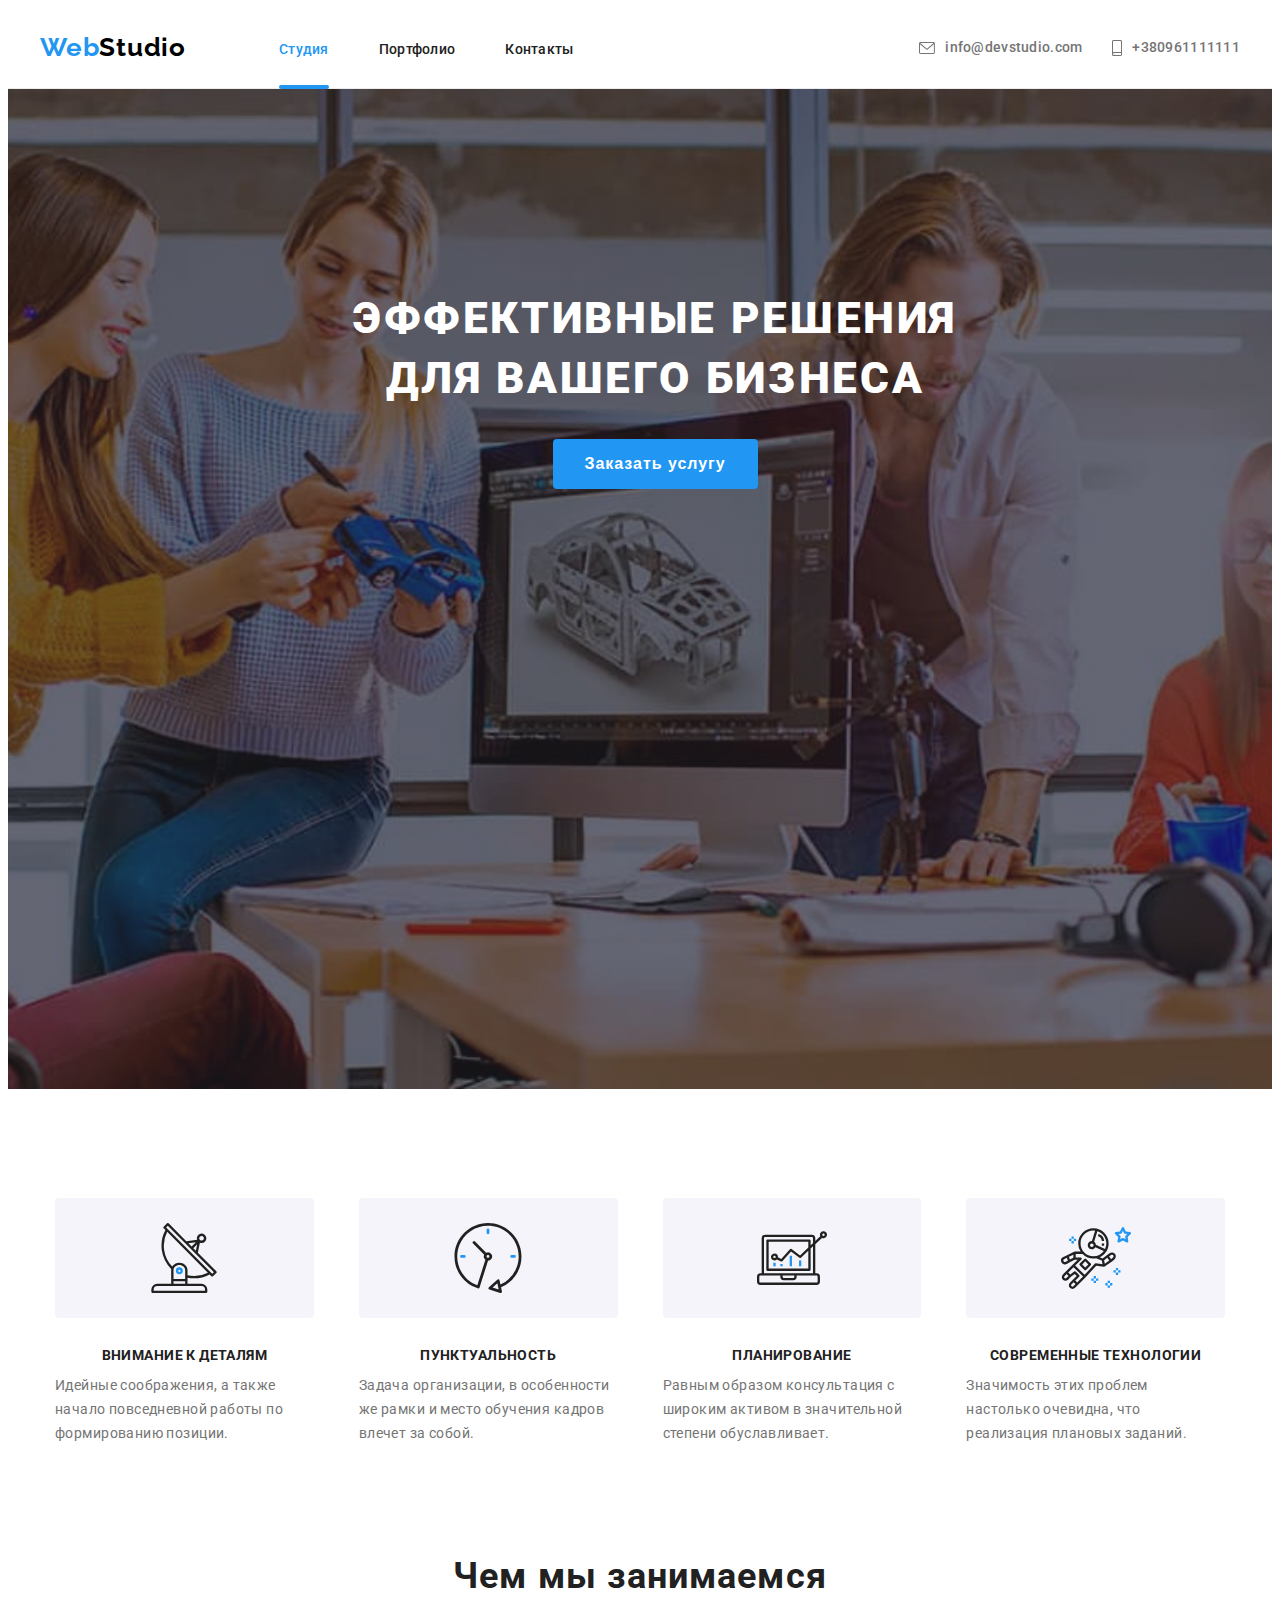
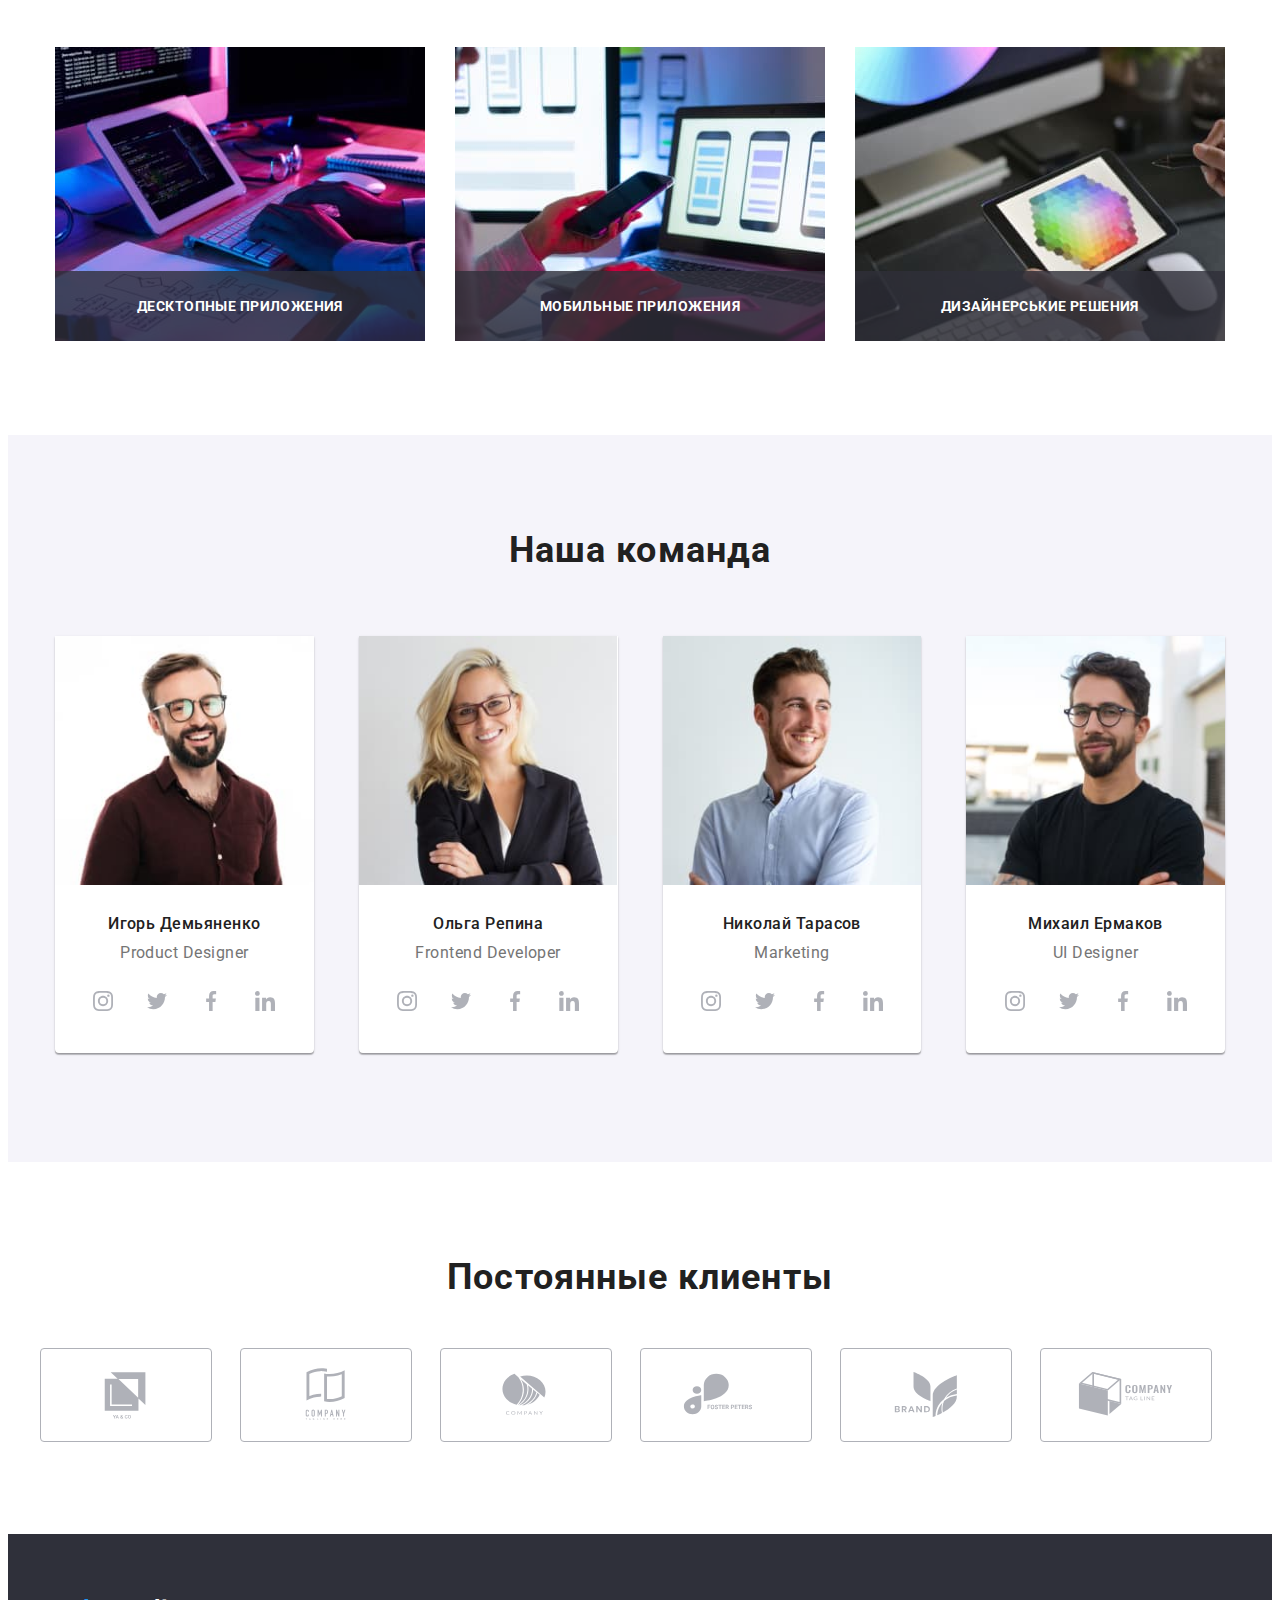
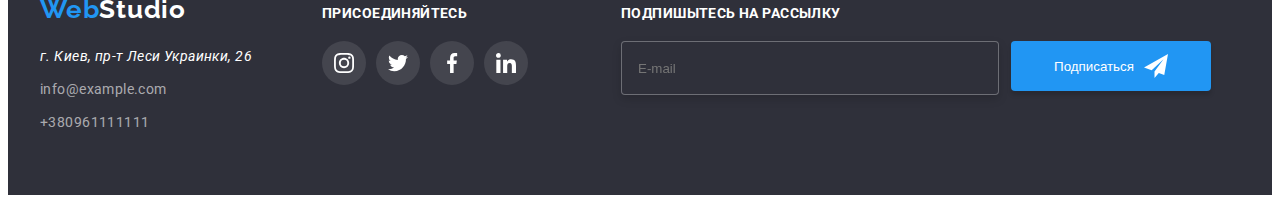
<file: index.html>
<!DOCTYPE html>
<html lang="ru">
<head>
    <meta charset="UTF-8">
    <meta http-equiv="X-UA-Compatible" content="IE=edge">
    <meta name="viewport" content="width=device-width, initial-scale=1.0">
    <title>Document</title>
    <link rel="preconnect" href="https://fonts.googleapis.com">
    <link rel="preconnect" href="https://fonts.gstatic.com" crossorigin>
    <link rel="preconnect" href="https://fonts.googleapis.com">
    <link rel="preconnect" href="https://fonts.gstatic.com" crossorigin>
    <link href="https://fonts.googleapis.com/css2?family=Raleway:wght@700&family=Roboto:wght@400;500;700;900&display=swap" rel="stylesheet">
    <link rel="stylesheet" href="https://cdnjs.cloudflare.com/ajax/libs/modern-normalize/1.1.0/modern-normalize.min.css"
        integrity="sha512-wpPYUAdjBVSE4KJnH1VR1HeZfpl1ub8YT/NKx4PuQ5NmX2tKuGu6U/JRp5y+Y8XG2tV+wKQpNHVUX03MfMFn9Q=="
        crossorigin="anonymous" referrerpolicy="no-referrer" />   
    <!-- <link rel="stylesheet" href="css/style.css"> -->
    <link rel="stylesheet" href="css/main.min.css">
</head>

<body>
    <header class="header">
        <div class="container">
            <nav class="header-nav">
                <a class="header-nav__webstudio link" lang="en" href="./index.html">Web<span
                    class="header-nav__studio">Studio</span></a>
                <ul class="nav-links list">
                    <li class="nav-links__item"><a class="nav-links__studio link active" href="./index.html">Студия</a></li>
                    <li class="nav-links__item"><a class="nav-links__portfolio link" href="./portfolio.html">Портфолио</a></li>
                    <li class="nav-links__item"><a class="nav-links__contacts link" href="">Контакты</a></li>
                </ul>
            </nav>

                <ul class="header-contacts list">
                    <li class="header-contacts__item"><a class="header-contacts__mail link" href="mailto:info@devstudio.com">
                        <svg class="header-contacts__icon" width="16" height="12">
                            <use href="./images/sprite.svg#icon-envelope"></use>
                        </svg>info@devstudio.com</a></li>
                    <li class="header-contacts__item"><a class="header-contacts__tel link" href="tel:+380961111111">
                        <svg class="header-contacts__icon" width="10" height="16">
                            <use href="./images/sprite.svg#icon-smartphone"></use>
                        </svg>+380961111111</a></li>
                </ul> 

                <button type="button" class="mob-open" data-menu-open>
                <svg class="mob-open__icon" width="40px" height="40px">
                    <use href="./images/sprite.svg#icon-menu"></use>
                </svg>
                </button>
        </div>
    </header> 
    <main>
      
        <section class="hero">
            <div class="hero__overlay">
                <div class="container">
                <h1 class="hero__title">
                        Эффективные решения для вашего бизнеса
                </h1>
                    <button class="hero__button" type="button" data-modal-open>Заказать услугу</button>
                </div>
            </div>
        </section>
      
        <section class="section we-offer"> 
            <div class="container">
                <h2 hidden>Мы предлагаем</h2>
                    <ul class="offer list">
                        <li class="offer__list">
                            <div class="offer__bg">
                                <svg class="offer__icon" width="70" height="70">
                                    <use href="./images/sprite.svg#icon-antenna"></use>
                                </svg>
                            </div>
                            <h3 class="offer__title">Внимание к деталям</h3>
                            <p class="offer__description">Идейные соображения, а также начало повседневной работы по формированию позиции.</p>
                        </li>

                        <li class="offer__list">
                            <div class="offer__bg">
                                <svg class="offer__icon" width="70" height="70">
                                    <use href="./images/sprite.svg#icon-clock"></use>
                                </svg>
                            </div>
                            <h3 class="offer__title">Пунктуальность</h3>
                            <p class="offer__description">Задача организации, в особенности же рамки и место обучения кадров влечет за собой.</p>
                        </li>

                        <li class="offer__list">
                            <div class="offer__bg">
                                <svg class="offer__icon" width="70" height="70">
                                    <use href="./images/sprite.svg#icon-diagram"></use>
                                </svg>
                            </div>
                            <h3 class="offer__title">Планирование</h3>
                            <p class="offer__description">Равным образом консультация с широким активом в значительной степени обуславливает.</p>
                        </li>

                        <li class="offer__list">
                            <div class="offer__bg">
                                <svg class="offer__icon" width="70" height="70">
                                    <use href="./images/sprite.svg#icon-astronaut"></use>
                                </svg>
                            </div>
                            <h3 class="offer__title">Современные технологии</h3>
                            <p class="offer__description">Значимость этих проблем настолько очевидна, что реализация плановых заданий.</p>
                        </li>
                    </ul>
            </div>
        </section>
 
        <section class="section we-do">
            <div class="container">
                <h2 class="what-we-do">Чем мы занимаемся</h2>
                <ul  class="img list">
                    <li class="img__item">
                        <picture>
                            <source srcset="./images/desktop/D-box1x1.jpg 1x,
                            ./images/desktop/D-box1x2.jpg" media="(min-width:1200px)">
                            <img src="./images/box1.jpg" alt="руки-печатают-по-клавиатуре">
                        </picture>
                        <h3 class="img__text">ДЕСКТОПНЫЕ ПРИЛОЖЕНИЯ</h3>
                    </li>
                    <li class="img__item">
                        <picture>
                            <source srcset="./images/desktop/D-box2x1.jpg 1x,
                            ./images/desktop/D-box2x2.jpg" media="(min-width:1200px)">
                            <img src="./images/box2.jpg" alt="руки-держат-смартфон">
                        </picture>
                        <h3 class="img__text">МОБИЛЬНЫЕ ПРИЛОЖЕНИЯ</h3>
                    </li>
                    <li class="img__item">
                        <picture>
                            <source srcset="./images/desktop/D-box3x1.jpg 1x, 
                            ./images/desktop/D-box3x2.jpg" media="(min-width:1200px)">
                            <img src="./images/box3.jpg" alt="руки-держат-планшет">
                        </picture>
                        <h3 class="img__text">ДИЗАЙНЕРСЬКИЕ РЕШЕНИЯ</h3>
                    </li>
                </ul>
            </div>
        </section>
     
        <section class="section our-team">
            <div class="team container">
                <h2 class="team__title">Наша команда</h2>
                <ul class="team__list list">

                    <li class="team__item">
                        <picture>
                            <source srcset="./images/desktop/D-team1x1.jpg 1x,
                                ./images/desktop/D-team1x2.jpg 2x" media="(min-width:1200px)" type="image/jpg">
                            <source srcset="./images/tab/tab-team1x1.jpg 1x,
                                ./images/tab/tab-team1x2.jpg 2x" media="(min-width:768px)" type="image/jpg">
                            <source srcset="./images/mobile/mobile-team1x1.jpg 1x,
                                ../images/mobile/mobile-team1x2.jpg 2x" media="(min-width:480px)" type="image/jpg">
                            <img src="./images/team1.jpg" alt="мужчина-в-красной-рубашке-в-очках">
                        </picture>
                        <div class="team__content">
                        <h3 class="team__name">Игорь Демьяненко</h3>
                        <p class="team__duty" lang="en">Product Designer</p>
                        <ul class="social list">
                            <li class="social__item">
                                <a href="" class="social__link link">
                                    <svg class="social__icon" width="20" height="20">
                                        <use href="./images/sprite.svg#icon-instagram"></use>
                                    </svg>
                                </a>
                            </li>
                            <li class="social__item">
                                <a href="" class="social__link">
                                    <svg class="social__icon" width="20" height="20">
                                        <use href="./images/sprite.svg#icon-twitter"></use>
                                    </svg>
                                </a>
                            </li>
                            <li class="social__item">
                                <a href="" class="social__link link">
                                    <svg class="social__icon" width="20" height="20">
                                        <use href="./images/sprite.svg#icon-facebook"></use>
                                    </svg>
                                </a>
                            </li>
                            <li class="social__item">
                                <a href="" class="social__link link">
                                    <svg class="social__icon" width="20" height="20">
                                        <use href="./images/sprite.svg#icon-linkedin"></use>
                                    </svg>
                                </a>
                            </li>
                        </ul>
                        </div>
                    </li>


                    <li class="team__item">
                        <picture>
                            <source srcset="./images/desktop/D-team2x1.jpg 1x,
                                ./images/desktop/D-team2x2.jpg 2x" media="(min-width:1200px)" type="image/jpg">
                            <source srcset="./images/tab/tab-team2x1.jpg 1x,
                                ./images/tab/tab-team2x2.jpg 2x" media="(min-width:768px)" type="image/jpg">
                            <source srcset="./images/mobile/mobile-team2x1.jpg 1x,
                                ./images/mobile/mobile-team2x2.jpg 2x" media="(min-width:480px)" type="image/jpg">
                            <img src="./images/team2.jpg" alt="женщина-блондинка-в-черном-пинджаке-">
                        </picture>                      
                        <div class="team__content">
                        <h3 class="team__name">Ольга Репина</h3>
                        <p class="team__duty" lang="en">Frontend Developer</p>
                        <ul class="social list">
                            <li class="social__item">
                                <a href="" class="social__link link">
                                    <svg class="social__icon" width="20" height="20">
                                        <use href="./images/sprite.svg#icon-instagram"></use>
                                    </svg>
                                </a>
                            </li>
                            <li class="social__item">
                                <a href="" class="social__link link">
                                    <svg class="social__icon" width="20" height="20">
                                        <use href="./images/sprite.svg#icon-twitter"></use>
                                    </svg>
                                </a>
                            </li>
                            <li class="social__item">
                                <a href="" class="social__link link">
                                    <svg class="social__icon" width="20" height="20">
                                        <use href="./images/sprite.svg#icon-facebook"></use>
                                    </svg>
                                </a>
                            </li>
                            <li class="social__item">
                                <a href="" class="social__link link">
                                    <svg class="social__icon" width="20" height="20">
                                        <use href="./images/sprite.svg#icon-linkedin"></use>
                                    </svg>
                                </a>
                            </li>
                        </ul>
                        </div>
                    </li>


                    <li class="team__item">
                        <picture>
                            <source srcset="./images/desktop/D-team3x1.jpg 1x,
                                ./images/desktop/D-team3x2.jpg 2x" media="(min-width:1200px)" type="image/jpg">
                            <source srcset="./images/tab/tab-team3x1.jpg 1x,
                                ./images/tab/tab-team3x2.jpg 2x" media="(min-width:768px)" type="image/jpg">
                            <source srcset="./images/mobile/mobile-team3x1.jpg 1x,
                                ./images/mobile/mobile-team3x2.jpg 2x" media="(min-width:480px)" type="image/jpg">
                            <img src="./images/team3.jpg" alt="мужчина-в-серой-рубашке">
                        </picture>                        
                        <div class="team__content">
                        <h3 class="team__name">Николай Тарасов</h3>
                        <p class="team__duty" lang="en">Marketing</p>
                        <ul class="social list">
                            <li class="social__item">
                                <a href="" class="social__link link">
                                    <svg class="social__icon" width="20" height="20">
                                        <use href="./images/sprite.svg#icon-instagram"></use>
                                    </svg>
                                </a>
                            </li>
                            <li class="social__item">
                                <a href="" class="social__link link">
                                    <svg class="social__icon" width="20" height="20">
                                        <use href="./images/sprite.svg#icon-twitter"></use>
                                    </svg>
                                </a>
                            </li>
                            <li class="social__item">
                                <a href="" class="social__link link">
                                    <svg class="social__icon" width="20" height="20">
                                        <use href="./images/sprite.svg#icon-facebook"></use>
                                    </svg>
                                </a>
                            </li>
                            <li class="social__item">
                                <a href="" class="social__link link">
                                    <svg class="social__icon" width="20" height="20">
                                        <use href="./images/sprite.svg#icon-linkedin"></use>
                                    </svg>
                                </a>
                            </li>
                        </ul>
                        </div>
                    </li>


                    <li class="team__item">
                        <picture>
                        <source srcset="./images/desktop/D-team4x1.jpg 1x,
                            ./images/desktop/D-team4x2.jpg 2x" media="(min-width:1200px)" type="image/jpg">
                        <source srcset="./images/tab/tab-team4x1.jpg 1x,
                            ./images/tab/tab-team4x2.jpg 2x" media="(min-width:768px)" type="image/jpg">
                        <source srcset="./images/mobile/mobile-team4x1.jpg 1x,
                            ./images/mobile/mobile-team4x2.jpg 2x" media="(min-width:480px)" type="image/jpg">
                        <img src="./images/team4.jpg" alt="мужчина-в-ченой-футболке-в-очках">
                        </picture>
                        <div class="team__content">
                        <h3 class="team__name">Михаил Ермаков</h3>
                        <p class="team__duty" lang="en">UI Designer</p>
                        <ul class="social list">
                            <li class="social__item">
                                <a href="" class="social__link link">
                                    <svg class="social__icon" width="20" height="20">
                                        <use href="./images/sprite.svg#icon-instagram"></use>
                                    </svg>
                                </a>
                            </li>
                            <li class="social__item">
                                <a href="" class="social__link link">
                                    <svg class="social__icon" width="20" height="20">
                                        <use href="./images/sprite.svg#icon-twitter"></use>
                                    </svg>
                                </a>
                            </li>
                            <li class="social__item">
                                <a href="" class="social__link link">
                                    <svg class="social__icon" width="20" height="20">
                                        <use href="./images/sprite.svg#icon-facebook"></use>
                                    </svg>
                                </a>
                            </li>
                            <li class="social__item">
                                <a href="" class="social__link link">
                                    <svg class="social__icon" width="20" height="20">
                                        <use href="./images/sprite.svg#icon-linkedin"></use>
                                    </svg>
                                </a>
                            </li>
                        </ul>
                        </div>
                    </li>
                </ul>
            </div>
        </section>
   
        <section class="section clients">
            <div class="container">
                <h2 class="clients-title">Постоянные клиенты</h2>
                <ul class="client-list list">
                    <li class="client-list__logo">
                        <a href="" class="client-list__link link">
                            <svg class="client-list__icon" width="106" height="60">
                                <use href="./images/sprite.svg#icon-Logo1"></use>
                            </svg>
                        </a>
                    </li>
                    <li class="client-list__logo">
                        <a href="" class="client-list__link link">
                            <svg class="client-list__icon" width="106" height="60">
                                <use href="./images/sprite.svg#icon-Logo2"></use>
                            </svg>
                        </a>
                    </li>
                    <li class="client-list__logo">
                        <a href="" class="client-list__link link">
                            <svg class="client-list__icon" width="106" height="60">
                                <use href="./images/sprite.svg#icon-Logo3"></use>
                            </svg>
                        </a>
                    </li>
                    <li class="client-list__logo">
                        <a href="" class="client-list__link link">
                            <svg class="client-list__icon" width="106" height="60">
                                <use href="./images/sprite.svg#icon-Logo4"></use>
                            </svg>
                        </a>
                    </li>
                    <li class="client-list__logo">
                        <a href="" class="client-list__link link">
                            <svg class="client-list__icon" width="106" height="60">
                                <use href="./images/sprite.svg#icon-Logo5"></use>
                            </svg>
                        </a>
                    </li>
                    <li class="client-list__logo">
                        <a href="" class="client-list__link link">
                            <svg class="client-list__icon" width="106" height="60">
                                <use href="./images/sprite.svg#icon-Logo6"></use>
                            </svg>
                        </a>
                    </li>
                </ul>
            </div>
        </section>
    </main> 
    <footer class="footer">
        <div class="container">
            <div class="footer-wrap">
                <div class="footer-set">
                    <a class="footer-set__webstudio link" lang="en" href="index.html">Web<span
                            class="footer-set__studio">Studio</span></a>
                    <address class="footer-set__address">г. Киев, пр-т Леси Украинки, 26</address>
                    <ul class="footer-set__contacts list">
                        <li>
                            <a class="footer-set__mail link" href="mailto:info@example.com">info@example.com</a>
                        </li>
    
                        <li>
                            <a class="footer-set__tel link" href="tel:+380961111111">+380961111111</a>
                        </li>
                    </ul>
                </div>
    
                <div class="footer-join">
                    <h3 class="footer-join__titel">Присоединяйтесь</h3>
                    <ul class="join-links list join">
                        <li class="footer-join__item">
                            <a href="" class="footer-join__link link">
                                <svg class="footer-join__icon" width="20" height="20">
                                    <use href="./images/sprite.svg#icon-instagram"></use>
                                </svg>
                            </a>
                        </li>
    
                        <li class="footer-join__item">
                            <a href="" class="footer-join__link link">
                                <svg class="footer-join__icon" width="20" height="20">
                                    <use href="./images/sprite.svg#icon-twitter"></use>
                                </svg>
                            </a>
                        </li>
    
                        <li class="footer-join__item">
                            <a href="" class="footer-join__link link">
                                <svg class="footer-join__icon" width="20" height="20">
                                    <use href="./images/sprite.svg#icon-facebook"></use>
                                </svg>
                            </a>
                        </li>
    
                        <li class="footer-join__item">
                            <a href="" class="footer-join__link link">
                                <svg class="footer-join__icon" width="20" height="20">
                                    <use href="./images/sprite.svg#icon-linkedin"></use>
                                </svg>
                            </a>
                        </li>
                    </ul>
                </div>
            </div>
            <div class="footer-subscribe">
                <b class="footer-subscribe__title">Подпишытесь на рассылку</b>
                <form class="footer-subscribe__form">
                    <label for="email"></label>
                    <input type="text" name="email" class="footer-subscribe__email" placeholder="E-mail">
                    <button type="submit" class="footer-subscribe__btn">
                        Подписаться
                        <svg class="footer-subscribe__btn-icon" width="24" height="24">
                            <use href="./images/sprite.svg#icon-send"></use>
                        </svg>
                    </button>
                </form>
            </div>
        </div>
    </footer>
    <!-- modal window -->
    <div class="backdrop is-hidden" data-modal>
        <div class="modal">
            <button type="button" class="modal__btn-close" data-modal-close>
                <svg class="modal__btn-icon" width="11" height="11">
                    <use href="./images/sprite.svg#icon-x-close"></use>
                </svg>
            </button>

            <form class="modal-form">
                <b class="modal-form__title">Оставьте свои данные, мы вам перезвоним</b>    
                <div class="modal-form__field">                        
                    <label for="name" class="modal-form__label">Имя</label>
                    <span class="modal-form__input-wrap">
                        <input class="modal-form__input" type="text" name="name" id="name">
                        <svg class="modal-form__icon" width="12" height="12">
                            <use href="./images/sprite.svg#icon-name"></use>
                        </svg>
                    </span>
                </div>

                <div class="modal-form__field">                    
                    <label for="tel" class="modal-form__label">Телефон</label>
                    <span class="modal-form__input-wrap">
                        <input class="modal-form__input" type="tel" name="tel" id="tel">
                        <svg class="modal-form__icon" width="13" height="13">
                            <use href="./images/sprite.svg#icon-phone"></use>
                        </svg>
                    </span>
                </div>

                <div class="modal-form__field">              
                    <label for="email" class="modal-form__label">Почта</label>
                    <span class="modal-form__input-wrap">
                        <input class="modal-form__input" type="text" name="email" id="email">
                        <svg class="modal-form__icon" width="15" height="12">
                            <use href="./images/sprite.svg#icon-email"></use>
                        </svg>
                    </span>
                </div>
                <div class="modal-comment">
                    <label for="comment" class="modal-form__label">Комментарий</label>
                    <textarea name="modal-comment" id="comment" placeholder="Введите текст" class="modal-comment__text"></textarea>
                </div>  
                <div class="modal-checkbox">
                    <input type="checkbox" name="policy" id="policy" class="modal-checkbox__check">
                    <label for="policy" class="modal-checkbox__label">
                        <span class="modal-checkbox__icon">
                            <svg width="11" height="8">
                                <use href="./images/sprite.svg#icon-check"></use>
                            </svg>
                        </span>Соглашаюсь с рассылкой и принимаю<a href="#" class="modal-checkbox__link">Условия договора</a></label>
                </div>
                <button type="submit" class="modal__btn-send">Отправить</button>
            </form>
        </div>
    </div>
    <div class="mob-menu is-hidden" data-menu>
                <button type="button" class="mob-close" data-menu-close>
                    <svg class="mob-menu__menu" width="40px" height="40px" aria-label="мобильное меню">
                        <use class="mob-menu__icon" href="./images/sprite.svg#icon-menu-close"></use>
                    </svg>
                </button>
                <ul class="mob-menu__list-link list">
                    <li class="mob-menu__item"><a class="mob-menu__studio link now" href="./index.html">Студия</a></li>
                    <li class="mob-menu__item"><a class="mob-menu__portfolio link" href="./portfolio.html">Портфолио</a></li>
                    <li class="mob-menu__item"><a class="mob-menu__contact link" href="">Контакты</a></li>
                </ul>
                <ul class="mob-menu__contacts list">
                    <li class="mob-menu-contacts__item"><a class="mob-menu-contacts__tel link"
                            href="tel:+380961111111">+380961111111</a></li>
                    <li class="mob-menu-contacts__item"><a class="mob-menu-contacts__mail link"
                            href="mailto:info@devstudio.com">info@devstudio.com</a></li>
                </ul>
                <ul class="mob-menu__social list">
                    <li class="mob-menu__social-item"><a href="" class="mob-menu__social-link link">Instagram</a></li>
                    <li class="mob-menu__social-item"><a href="" class="mob-menu__social-link link">Twitter</a></li>
                    <li class="mob-menu__social-item"><a href="" class="mob-menu__social-link link">Facebook</a></li>
                    <li class="mob-menu__social-item"><a href="" class="mob-menu__social-link link">Linkedin</a></li>
                </ul>
    </div>
    <script src="./js/modal.js"></script>
    <script src="./js/mobile-menu.js"></script>
</body>

</html>
</file>
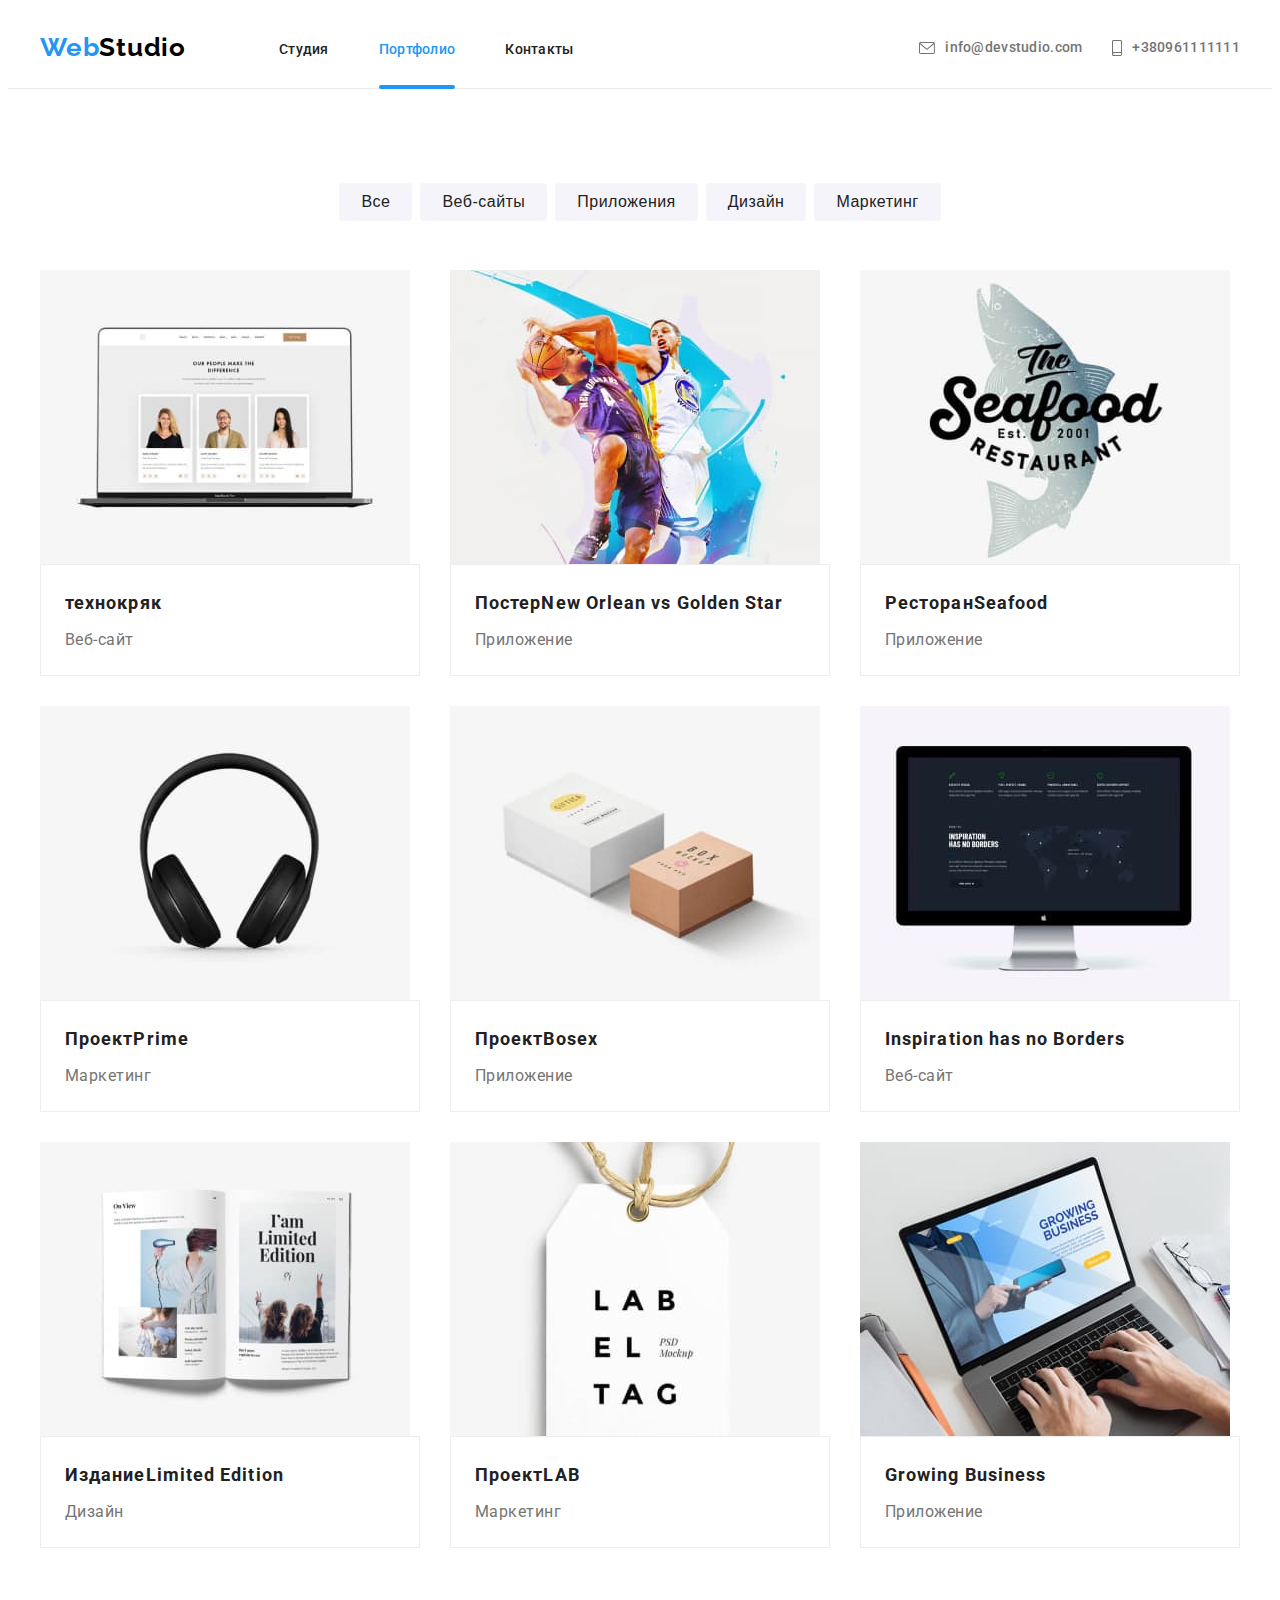
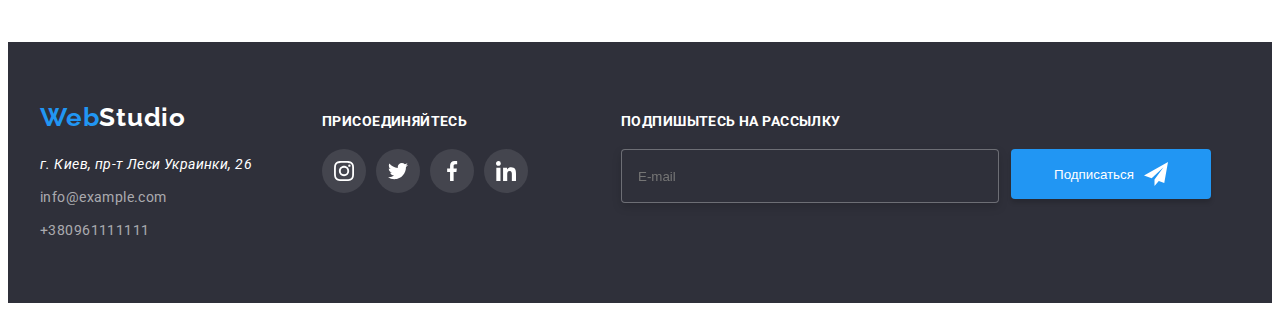
<file: portfolio.html>
<!DOCTYPE html>
<html lang="ru">
<head>
    <meta charset="UTF-8">
    <meta http-equiv="X-UA-Compatible" content="IE=edge">
    <meta name="viewport" content="width=device-width, initial-scale=1.0">
    <title>Document</title>
    <link rel="preconnect" href="https://fonts.googleapis.com">
    <link rel="preconnect" href="https://fonts.gstatic.com" crossorigin>
    <link rel="preconnect" href="https://fonts.googleapis.com">
    <link rel="preconnect" href="https://fonts.gstatic.com" crossorigin>
    <link href="https://fonts.googleapis.com/css2?family=Raleway:wght@700&family=Roboto:wght@400;500;700;900&display=swap" rel="stylesheet">
    <link rel="stylesheet" href="https://cdnjs.cloudflare.com/ajax/libs/modern-normalize/1.1.0/modern-normalize.min.css"
        integrity="sha512-wpPYUAdjBVSE4KJnH1VR1HeZfpl1ub8YT/NKx4PuQ5NmX2tKuGu6U/JRp5y+Y8XG2tV+wKQpNHVUX03MfMFn9Q=="
        crossorigin="anonymous" referrerpolicy="no-referrer" />
    <!-- <link rel="stylesheet" href="css/style.css"> -->
    <link rel="stylesheet" href="css/main.min.css">
</head>
<body>
    <header class="header">
        <div class="container">
            <nav class="header-nav">
                <a class="header-nav__webstudio link" lang="en" href="./index.html">Web<span
                        class="header-nav__studio">Studio</span></a>
                <ul class="nav-links list">
                    <li class="nav-links__item"><a class="nav-links__studio link " href="./index.html">Студия</a></li>
                    <li class="nav-links__item"><a class="nav-links__portfolio link active" href="./portfolio.html">Портфолио</a></li>
                    <li class="nav-links__item"><a class="nav-links__contacts link" href="">Контакты</a></li>
                </ul>
            </nav>
    
            <ul class="header-contacts list">
                <li class="header-contacts__item"><a class="header-contacts__mail link" href="mailto:info@devstudio.com">
                        <svg class="header-contacts__icon" width="16" height="12">
                            <use href="./images/sprite.svg#icon-envelope"></use>
                        </svg>info@devstudio.com</a></li>
                <li class="header-contacts__item"><a class="header-contacts__tel link" href="tel:+380961111111">
                        <svg class="header-contacts__icon" width="10" height="16">
                            <use href="./images/sprite.svg#icon-smartphone"></use>
                        </svg>+380961111111</a></li>
            </ul>
    
            <button type="button" class="mob-open" data-menu-open>
                <svg class="mob-open__icon" width="40px" height="40px">
                    <use href="./images/sprite.svg#icon-menu"></use>
                </svg>
            </button>
        </div>
    </header>
    <main>
        <section class="section">
            <div class="container">
                <!-- Скритий коментарий -->
                <h1 hidden>Проекты</h1>
                <!-- filters -->
                <ul class="filter list">
                    <li class="filter__item"><button class="filter__button" type="button">Все</button></li>
                    <li class="filter__item"><button class="filter__button" type="button">Веб-сайты</button></li>
                    <li class="filter__item"><button class="filter__button" type="button">Приложения</button></li>
                    <li class="filter__item"><button class="filter__button" type="button">Дизайн</button></li>
                    <li class="filter__item"><button class="filter__button" type="button">Маркетинг</button></li>
                </ul>

            <!-- projects -->
            
                <ul class="project list">
                    <li class="project__list">
                        <article class="card">
                            <div class="card__tumb">
                                <picture>
                                    <source srcset="./images/desktop/D-card1x1.jpg 1x,
                                    ./images/desktop/D-card1x2.jpg 2x" media="(min-width:1200px)" type="image/jpg">
                                    <source srcset="./images/tab/tab-card1x1.jpg 1x,
                                    ./images/tab/tab-card1x2.jpg 2x" media="(min-width:768px)"type="image/jpg">
                                    <source srcset="./images/mobile/mobile-card1x1.jpg 1x,
                                    ./images/mobile/mobile-card1x2.jpg 2x" media="(min-width:480px)"type="image/jpg">
                                    <img src="./images/card1.jpg" alt="ноутбук">
                                </picture>
                                <p class="card__text">Технокряк это современная площадка распространения коронавируса.
                                 Компании используют эту платформу для цифрового шпионажа и атак на защищённые сервера конкурентов.</p>
                            </div>

                            <div class="card__content">
                                <h2 class="project__name">технокряк</h2>
                                <p class="project__idea">Веб-сайт</p>
                            </div>  
                        </article>
                    </li>

                    <li class="project__list">
                        <article class="card">
                            <div class="card__tumb">
                                <picture>
                                    <source srcset="./images/desktop/D-card2x1.jpg 1x,
                                    ./images/desktop/D-card2x2.jpg 2x" media="(min-width:1200px)" type="image/jpg">
                                    <source srcset="./images/tab/tab-card2x1.jpg 1x,
                                    ./images/tab/tab-card2x2.jpg 2x" media="(min-width:768px)" type="image/jpg">
                                    <source srcset="./images/mobile/mobile-card2x1.jpg 1x,
                                    ./images/mobile/mobile-card2x2.jpg 2x" media="(min-width:480px)" type="image/jpg">
                                    <img src="./images/card2.jpg" alt="игра-баскетбол">
                                </picture>
                                <p class="card__text">Технокряк это современная площадка распространения коронавируса.
                                 Компании используют эту платформу для цифрового шпионажа и атак на защищённые сервера конкурентов.</p>
                            </div>

                            <div class="card__content">
                                <h2 class="project__name">Постер<span lang="en">New Orlean vs Golden Star</span></h2>
                                <p class="project__idea">Приложение</p>
                            </div> 
                        </article>
                    </li>

                    <li class="project__list">
                        <article class="card">
                            <div class="card__tumb">
                                <picture>
                                    <source srcset="./images/desktop/D-card3x1.jpg 1x,
                                    ./images/desktop/D-card3x2.jpg 2x" media="(min-width:1200px)" type="image/jpg">
                                    <source srcset="./images/tab/tab-card3x1.jpg 1x,
                                    ./images/tab/tab-card3x2.jpg 2x" media="(min-width:768px)" type="image/jpg">
                                    <source srcset="./images/mobile/mobile-card3x1.jpg 1x,
                                    ./images/mobile/mobile-card3x2.jpg 2x" media="(min-width:480px)" type="image/jpg">
                                    <img src="./images/card3.jpg" alt="рыба-с-названием-ресторана">
                                </picture>
                                <p class="card__text">Технокряк это современная площадка распространения коронавируса.
                                 Компании используют эту платформу для цифрового шпионажа и атак на защищённые сервера конкурентов.</p>
                            </div>

                            <div class="card__content">
                                <h2 class="project__name">Ресторан<span lang="en">Seafood</span></h2>
                                <p class="project__idea">Приложение</p>
                            </div> 
                        </article>
                    </li>

                    <li class="project__list">
                        <article class="card">
                            <div class="card__tumb">
                                <picture>
                                    <source srcset="./images/desktop/D-card4x1.jpg 1x,
                                    ./images/desktop/D-card4x2.jpg 2x" media="(min-width:1200px)" type="image/jpg">
                                    <source srcset="./images/tab/tab-card4x1.jpg 1x,
                                    ./images/tab/tab-card4x2.jpg 2x" media="(min-width:768px)" type="image/jpg">
                                    <source srcset="./images/mobile/mobile-card4x1.jpg 1x,
                                    ./images/mobile/mobile-card4x2.jpg 2x" media="(min-width:480px)" type="image/jpg">
                                    <img src="./images/card4.jpg" alt="наушники">
                                </picture>
                                <p class="card__text">Технокряк это современная площадка распространения коронавируса.
                                 Компании используют эту платформу для цифрового шпионажа и атак на защищённые сервера конкурентов.</p>
                            </div>

                            <div class="card__content">
                                <h2 class="project__name">Проект<span lang="en">Prime</span></h2>
                                <p class="project__idea">Маркетинг</p>
                            </div> 
                        </article>

                    </li>

                    <li class="project__list">
                        <article class="card">
                            <div class="card__tumb">
                                <picture>
                                    <source srcset="./images/desktop/D-card5x1.jpg 1x,
                                    ./images/desktop/D-card5x2.jpg 2x" media="(min-width:1200px)" type="image/jpg">
                                    <source srcset="./images/tab/tab-card5x1.jpg 1x,
                                    ./images/tab/tab-card5x2.jpg 2x" media="(min-width:768px)" type="image/jpg">
                                    <source srcset="./images/mobile/mobile-card5x1.jpg 1x,
                                    ./images/mobile/mobile-card5x2.jpg 2x" media="(min-width:480px)" type="image/jpg">
                                    <img src="./images/card5.jpg" alt="две-коробки">
                                </picture>
                                <p class="card__text">Технокряк это современная площадка распространения коронавируса.
                                 Компании используют эту платформу для цифрового шпионажа и атак на защищённые сервера конкурентов.</p>
                            </div>

                            <div class="card__content">
                                <h2 class="project__name">Проект<span lang="en">Bosex</span></h2>
                                <p class="project__idea">Приложение</p>
                            </div> 
                        </article>
                    </li>

                    <li class="project__list">
                        <article class="card">
                            <div class="card__tumb">
                                <picture>
                                    <source srcset="./images/desktop/D-card6x1.jpg 1x,
                                    ./images/desktop/D-card6x2.jpg 2x" media="(min-width:1200px)" type="image/jpg">
                                    <source srcset="./images/tab/tab-card6x1.jpg 1x,
                                    ./images/tab/tab-card6x2.jpg 2x" media="(min-width:768px)" type="image/jpg">
                                    <source srcset="./images/mobile/mobile-card6x1.jpg 1x,
                                    ./images/mobile/mobile-card6x2.jpg 2x" media="(min-width:480px)" type="image/jpg">
                                    <img src="./images/card6.jpg" alt="монитор">
                                </picture>
                                <p class="card__text">Технокряк это современная площадка распространения коронавируса.
                                 Компании используют эту платформу для цифрового шпионажа и атак на защищённые сервера конкурентов.</p>
                            </div>

                            <div class="card__content">
                                <h2 class="project__name"><span lang="en">Inspiration has no Borders</span></h2>
                                <p class="project__idea">Веб-сайт</p>
                            </div> 
                        </article>
                    </li>

                    <li class="project__list">
                        <article class="card">
                            <div class="card__tumb">
                                <picture>
                                    <source srcset="./images/desktop/D-card7x1.jpg 1x,
                                    ./images/desktop/D-card7x2.jpg 2x" media="(min-width:1200px)" type="image/jpg">
                                    <source srcset="./images/tab/tab-card7x1.jpg 1x,
                                    ./images/tab/tab-card7x2.jpg 2x" media="(min-width:768px)" type="image/jpg">
                                    <source srcset="./images/mobile/mobile-card7x1.jpg 1x,
                                    ./images/mobile/mobile-card7x2.jpg 2x" media="(min-width:480px)" type="image/jpg">
                                    <img src="./images/card7.jpg" alt="розвернутая-книга">
                                </picture>
                                <p class="card__text">Технокряк это современная площадка распространения коронавируса.
                                 Компании используют эту платформу для цифрового шпионажа и атак на защищённые сервера конкурентов.</p>
                            </div>

                            <div class="card__content">
                                <h2 class="project__name">Издание<span lang="en">Limited Edition</span></h2>
                                <p class="project__idea">Дизайн</p>
                            </div> 
                        </article>
                    </li>

                    <li class="project__list">
                        <article class="card">
                            <div class="card__tumb">
                                <picture>
                                    <source srcset="./images/desktop/D-card8x1.jpg 1x,
                                    ./images/desktop/D-card8x2.jpg 2x" media="(min-width:1200px)" type="image/jpg">
                                    <source srcset="./images/tab/tab-card8x1.jpg 1x,
                                    ./images/tab/tab-card8x2.jpg 2x" media="(min-width:768px)" type="image/jpg">
                                    <source srcset="./images/mobile/mobile-card8x1.jpg 1x,
                                    ./images/mobile/mobile-card8x2.jpg 2x" media="(min-width:480px)" type="image/jpg">
                                    <img src="./images/card8.jpg" alt="бирка-с-надписью">
                                </picture>
                                <p class="card__text">Технокряк это современная площадка распространения коронавируса.
                                 Компании используют эту платформу для цифрового шпионажа и атак на защищённые сервера конкурентов.</p>
                            </div>

                            <div class="card__content">
                                <h2 class="project__name">Проект<span>LAB</span></h2>
                                <p class="project__idea">Маркетинг</p>
                            </div> 
                        </article>
                    </li>

                    <li class="project__list">
                        <article class="card">
                            <div class="card__tumb">
                                <picture>
                                    <source srcset="./images/desktop/D-card9x1.jpg 1x,
                                    ./images/desktop/D-card9x2.jpg 2x" media="(min-width:1200px)" type="image/jpg">
                                    <source srcset="./images/tab/tab-card9x1.jpg 1x,
                                    ./images/tab/tab-card9x2.jpg 2x" media="(min-width:768px)" type="image/jpg">
                                    <source srcset="./images/mobile/mobile-card9x1.jpg 1x,
                                    ./images/mobile/mobile-card9x2.jpg 2x" media="(min-width:480px)" type="image/jpg">
                                    <img src="./images/card9.jpg" alt="печать-на-ноутбуке">
                                </picture>
                                <p class="card__text">Технокряк это современная площадка распространения коронавируса.
                                 Компании используют эту платформу для цифрового шпионажа и атак на защищённые сервера конкурентов.</p>
                            </div>

                            <div class="card__content">
                                <h2 class="project__name"><span lang="en">Growing Business</span></h2>
                                <p class="project__idea">Приложение</p>
                            </div> 
                        </article>
                    </li>
                </ul>
            </div>
        </section>
    </main>
    <footer class="footer">
        <div class="container">
            <div class="footer-wrap">
                <div class="footer-set">
                    <a class="footer-set__webstudio link" lang="en" href="index.html">Web<span
                            class="footer-set__studio">Studio</span></a>
                    <address class="footer-set__address">г. Киев, пр-т Леси Украинки, 26</address>
                    <ul class="footer-set__contacts list">
                        <li>
                            <a class="footer-set__mail link" href="mailto:info@example.com">info@example.com</a>
                        </li>
    
                        <li>
                            <a class="footer-set__tel link" href="tel:+380961111111">+380961111111</a>
                        </li>
                    </ul>
                </div>
    
                <div class="footer-join">
                    <h3 class="footer-join__titel">Присоединяйтесь</h3>
                    <ul class="join-links list join">
                        <li class="footer-join__item">
                            <a href="" class="footer-join__link link">
                                <svg class="footer-join__icon" width="20" height="20">
                                    <use href="./images/sprite.svg#icon-instagram"></use>
                                </svg>
                            </a>
                        </li>
    
                        <li class="footer-join__item">
                            <a href="" class="footer-join__link link">
                                <svg class="footer-join__icon" width="20" height="20">
                                    <use href="./images/sprite.svg#icon-twitter"></use>
                                </svg>
                            </a>
                        </li>
    
                        <li class="footer-join__item">
                            <a href="" class="footer-join__link link">
                                <svg class="footer-join__icon" width="20" height="20">
                                    <use href="./images/sprite.svg#icon-facebook"></use>
                                </svg>
                            </a>
                        </li>
    
                        <li class="footer-join__item">
                            <a href="" class="footer-join__link link">
                                <svg class="footer-join__icon" width="20" height="20">
                                    <use href="./images/sprite.svg#icon-linkedin"></use>
                                </svg>
                            </a>
                        </li>
                    </ul>
                </div>
            </div>
            <div class="footer-subscribe">
                <b class="footer-subscribe__title">Подпишытесь на рассылку</b>
                <form class="footer-subscribe__form">
                    <label for="email"></label>
                    <input type="text" name="email" class="footer-subscribe__email" placeholder="E-mail">
                    <button type="submit" class="footer-subscribe__btn">
                        Подписаться
                        <svg class="footer-subscribe__btn-icon" width="24" height="24">
                            <use href="./images/sprite.svg#icon-send"></use>
                        </svg>
                    </button>
                </form>
            </div>
        </div>
    </footer>
    <div class="mob-menu is-hidden" data-menu>
        <button type="button" class="mob-close" data-menu-close>
            <svg class="mob-menu__menu" width="40px" height="40px" aria-label="мобильное меню">
                <use class="mob-menu__icon" href="./images/sprite.svg#icon-menu-close"></use>
            </svg>
        </button>
        <ul class="mob-menu__list-link list">
            <li class="mob-menu__item"><a class="mob-menu__studio link" href="./index.html">Студия</a></li>
            <li class="mob-menu__item"><a class="mob-menu__portfolio link now" href="./portfolio.html">Портфолио</a></li>
            <li class="mob-menu__item"><a class="mob-menu__contact link" href="">Контакты</a></li>
        </ul>
        <ul class="mob-menu__contacts list">
            <li class="mob-menu-contacts__item"><a class="mob-menu-contacts__tel link"
                    href="tel:+380961111111">+380961111111</a></li>
            <li class="mob-menu-contacts__item"><a class="mob-menu-contacts__mail link"
                    href="mailto:info@devstudio.com">info@devstudio.com</a></li>
        </ul>
        <ul class="mob-menu__social list">
            <li class="mob-menu__social-item"><a href="" class="mob-menu__social-link link">Instagram</a></li>
            <li class="mob-menu__social-item"><a href="" class="mob-menu__social-link link">Twitter</a></li>
            <li class="mob-menu__social-item"><a href="" class="mob-menu__social-link link">Facebook</a></li>
            <li class="mob-menu__social-item"><a href="" class="mob-menu__social-link link">Linkedin</a></li>
        </ul>
    </div>
    <script src="./js/mobile-menu.js"></script>
</body>
</html>
</file>
<file: css/main.min.css>
:root{--main-text-color: #212121;--second-text-color: #757575;--third-text-color: #2196f3;--fourth-text-color: #ffffff;--special-hide-color: rgba(255, 255, 255, 0.6);--special-color: #000000;--bg-color-one: #2f303a;--bg-color-two: #f5f4fa;--bg-color-third: #188CE8;--projects-gap: 30px;--icons-color: #AFB1B8}body{font-family:"Roboto", sans-serif;background-color:#ffffff}p,h1,h2,h3,h4,h5,h6{margin-top:0;margin-bottom:0}ul{margin-top:0;margin-bottom:0;padding-left:0}img{display:block;max-width:100%;height:auto}.list{list-style:none}.link{text-decoration:none}.container{width:100%;padding-left:15px;padding-right:15px;margin-right:auto;margin-left:auto}@media screen and (min-width: 480px){.container{max-width:480px}}@media screen and (min-width: 480px){.container{max-width:768px}}@media screen and (min-width: 768px){.container{max-width:1200px}}.section{padding:60px 0}@media screen and (min-width: 1200px){.section{padding:94px 0}}.nav-links .link.active{color:var(--third-text-color)}.active::after{position:absolute;content:"";width:100%;height:4px;left:0px;bottom:0px;background-color:var(--third-text-color);border-radius:2px}.mob-menu__list-link .now{color:var(--third-text-color)}.header{border-bottom:1px solid #ECECEC}.header .container{display:flex;align-items:center;justify-content:space-between}.header-nav__webstudio{font-family:Raleway;font-style:normal;font-weight:bold;font-size:26px;line-height:1.92;letter-spacing:0.03em;color:var(--third-text-color)}.header-nav__studio{color:var(--special-color)}.header-nav{display:flex;align-items:center}.nav-links{display:flex;margin-left:88px;padding:30.5px 0px 30.5px 0px}@media screen and (max-width: 767px){.nav-links{display:none}}@media screen and (min-width: 1200px){.nav-links{margin-left:93px}}.nav-links__item:not(:last-child){margin-right:50px}.nav-links .link:hover,.nav-links .link:focus{color:var(--third-text-color)}.nav-links__link--active{color:var(--third-text-color)}.nav-links__studio,.nav-links__portfolio,.nav-links__contacts{position:relative;padding-top:32px;padding-bottom:32px;font-weight:500;font-size:14px;line-height:1.14;letter-spacing:0.02em;color:var(--main-text-color);transition:color 250ms cubic-bezier(0.4, 0, 0.2, 1)}@media screen and (max-width: 767px){.header-contacts{display:none}}@media screen and (min-width: 768px){.header-contacts{display:block;align-items:center;margin-left:84px}}@media screen and (min-width: 1200px){.header-contacts{display:flex;margin-left:305px}}.header-contacts__item:not(:last-child){margin-right:30px}.header-contacts .link:hover,.header-contacts .link:focus{color:var(--third-text-color)}.header-contacts__mail,.header-contacts__tel{display:flex;align-items:center;font-weight:500;font-size:12px;line-height:1.66;letter-spacing:0.02em;color:var(--second-text-color);transition:color 250ms cubic-bezier(0.4, 0, 0.2, 1)}@media screen and (min-width: 1200px){.header-contacts__mail,.header-contacts__tel{font-size:14px;line-height:1.14}}.header-contacts__icon,.header-contacts__icon{margin-right:10px;fill:currentColor;transition:fill 250ms cubic-bezier(0.4, 0, 0.2, 1)}.header-contacts__icon:hover,.header-contacts__icon:focus,.header-contacts__icon:hover,.header-contacts__icon:focus{fill:var(--third-text-color)}.footer{padding:60px 0px;background-color:var(--bg-color-one)}@media screen and (min-width: 1200px){.footer .container{display:flex;align-items:baseline}}@media screen and (max-width: 1199px){.footer-set{display:flex;flex-direction:column;justify-content:center;align-items:center;margin-bottom:60px}}@media screen and (min-width: 1200px){.footer-set{margin-right:70px}}.footer-set__webstudio{display:block;font-family:Raleway;font-style:normal;font-weight:bold;font-size:24px;line-height:1.17;letter-spacing:0.03em;color:var(--third-text-color)}@media screen and (min-width: 1200px){.footer-set__webstudio{font-size:26px;line-height:1.19}}.footer-set__studio{color:var(--fourth-text-color)}.footer-set__address{display:block;padding-top:20px;font-weight:normal;font-size:14px;line-height:1.71;letter-spacing:0.03em;color:var(--fourth-text-color)}.footer-set__contacts .link:hover,.footer-set__contacts .link:focus{color:var(--third-text-color)}.footer-set__mail,.footer-set__tel{display:block;padding-top:9px;font-weight:normal;font-size:14px;line-height:1.71;letter-spacing:0.03em;color:var(--special-hide-color);transition:color 250ms cubic-bezier(0.4, 0, 0.2, 1)}@media screen and (max-width: 1199px){.footer-join{display:flex;flex-direction:column;justify-content:center;align-items:center;margin-bottom:60px}}@media screen and (min-width: 1200px){.footer-join{margin-right:93px}}.join{display:flex;justify-content:center}.footer-join__titel{margin-bottom:20px;font-weight:bold;font-size:14px;line-height:16px;letter-spacing:0.03em;text-transform:uppercase;color:var(--fourth-text-color)}.footer-join__item{width:44px;height:44px}.footer-join__item:not(:last-child){margin-right:10px}.footer-join__icon{fill:var(--fourth-text-color)}.footer-join__link{width:100%;height:100%;display:flex;align-items:center;justify-content:center;border-radius:50%;background-color:rgba(255,255,255,0.1);transition-property:background-color;transition-duration:250ms;transition-timing-function:cubic-bezier(0.4, 0, 0.2, 1)}.footer-join__link:hover,.footer-join__link:focus{background-color:var(--third-text-color)}@media screen and (min-width: 768px){.footer-wrap{display:flex;align-items:baseline;justify-content:space-around}}@media screen and (min-width: 1200px){.footer-wrap{display:flex;align-items:baseline}}@media screen and (max-width: 1199px){.footer-subscribe{display:flex;flex-direction:column;justify-content:center;align-items:center}}.footer-subscribe__title{display:block;margin-bottom:20px;font-weight:bold;font-size:14px;line-height:16px;letter-spacing:0.03em;text-transform:uppercase;color:var(--fourth-text-color)}.footer-subscribe__form{display:flex;flex-direction:column;justify-content:center;align-items:center}@media screen and (min-width: 1200px){.footer-subscribe__form{flex-direction:unset;align-items:unset}}.footer-subscribe__email{margin-bottom:20px;padding-left:16px;width:100%;height:50px;border:1px solid rgba(255,255,255,0.3);filter:drop-shadow(0px 4px 4px rgba(0,0,0,0.15));border-radius:4px;background:var(--bg-color-one)}.footer-subscribe__email:hover,.footer-subscribe__email:focus{outline:none}@media screen and (min-width: 480px){.footer-subscribe__email{width:450px}}@media screen and (min-width: 1200px){.footer-subscribe__email{width:358px;margin-bottom:unset}}.footer-subscribe__btn{display:flex;align-items:center;justify-content:center;margin-left:12px;width:200px;height:50px;background:#2196F3;box-shadow:0px 4px 4px rgba(0,0,0,0.15);border-radius:4px;border:none;color:var(--fourth-text-color);transition-property:background-color;transition-duration:250ms;transition-timing-function:cubic-bezier(0.4, 0, 0.2, 1)}.footer-subscribe__btn:hover,.footer-subscribe__btn:focus{color:var(--fourth-text-color);background-color:var(--bg-color-third)}.footer-subscribe__btn-icon{margin-left:10px;fill:var(--fourth-text-color)}.hero__overlay{background-color:var(--bg-color-one);max-width:1600px;padding:118px 45px;margin:0px auto;background-image:linear-gradient(to right, rgba(47,48,58,0.4), rgba(47,48,58,0.4)),url("../images/mobile/mobile-overlay1x1.jpg");background-repeat:no-repeat;background-position:center;background-size:cover}@media (min-device-pixel-ratio: 2), (min-resolution: 192dpi), (min-resolution: 2dppx){.hero__overlay{background-image:linear-gradient(to right, rgba(47,48,58,0.4), rgba(47,48,58,0.4)),url("../images/mobile/mobile-overlay1x2.jpg")}}@media screen and (min-width: 768px){.hero__overlay{background-image:linear-gradient(to right, rgba(47,48,58,0.4), rgba(47,48,58,0.4)),url("../images/tab/tab-overlay1x1.jpg")}}@media screen and (min-width: 768px) and (min-device-pixel-ratio: 2), screen and (min-width: 768px) and (min-resolution: 192dpi), screen and (min-width: 768px) and (min-resolution: 2dppx){.hero__overlay{background-image:linear-gradient(to right, rgba(47,48,58,0.4), rgba(47,48,58,0.4)),url("../images/tab/tab-overlay1x2.jpg")}}@media screen and (min-width: 1200px){.hero__overlay{height:600px;padding:200px;margin-left:auto;margin-right:auto;background-image:linear-gradient(to right, rgba(47,48,58,0.4), rgba(47,48,58,0.4)),url("../images/desktop/D-overlay1x1.jpg")}}@media screen and (min-width: 1200px) and (min-device-pixel-ratio: 2), screen and (min-width: 1200px) and (min-resolution: 192dpi), screen and (min-width: 1200px) and (min-resolution: 2dppx){.hero__overlay{background-image:linear-gradient(to right, rgba(47,48,58,0.4), rgba(47,48,58,0.4)),url("../images/desktop/D-overlay1x2.jpg")}}.hero__title{font-weight:900;font-size:26px;line-height:1.61;text-align:center;letter-spacing:0.06em;text-transform:uppercase;margin:0 auto 30px auto;color:var(--fourth-text-color)}@media screen and (min-width: 768px){.hero__title{max-width:360px}}@media screen and (min-width: 1200px){.hero__title{font-size:44px;line-height:1.36;max-width:650px}}.hero__button{display:block;margin-left:auto;margin-right:auto;padding:10px 32px;cursor:pointer;font-weight:bold;font-size:16px;line-height:1.88;letter-spacing:0.06em;border:none;border-radius:4px;color:var(--fourth-text-color);background-color:var(--third-text-color);transition-property:background-color;transition-duration:250ms;transition-timing-function:cubic-bezier(0.4, 0, 0.2, 1)}.hero__button:hover,.hero__button:focus{color:var(--fourth-text-color);background-color:var(--bg-color-third)}@media screen and (min-width: 768px){.offer{display:flex;flex-wrap:wrap}}@media screen and (min-width: 1200px){.offer{display:flex;flex-wrap:unset;margin-bottom:0px}}.offer__list{margin-bottom:30px}@media screen and (min-width: 768px){.offer__list{flex-basis:calc((100% - 2 * 30px) / 2);margin:15px}}@media screen and (min-width: 1200px){.offer__list{width:270px}.offer__list:not(:last-child){margin-right:30px}}.offer__bg{height:120px;margin-bottom:30px;background-color:var(--bg-color-two);border-radius:4px;display:flex;justify-content:center;align-items:center}.offer__title{font-weight:bold;font-size:14px;line-height:1.14;letter-spacing:0.03em;text-transform:uppercase;color:var(--main-text-color);display:flex;justify-content:center}.offer__description{padding-top:10px;font-weight:normal;font-size:14px;line-height:1.71;letter-spacing:0.03em;color:var(--second-text-color)}.we-do{padding-top:0px}@media screen and (max-width: 1199px){.we-do{display:none}}.what-we-do{justify-content:center;font-weight:bold;font-size:36px;line-height:1.17;text-align:center;letter-spacing:0.03em;color:var(--main-text-color)}.img{display:flex;justify-content:center;margin-top:50px}.img__item{position:relative}.img__item:not(:last-child){margin-right:30px}.img__text{position:absolute;display:flex;justify-content:center;align-items:center;font-weight:bold;font-size:14px;line-height:16px;text-align:center;letter-spacing:0.03em;text-transform:uppercase;width:370px;height:70px;bottom:0px;color:var(--fourth-text-color);background-color:rgba(47,48,58,0.8)}.our-team{background:var(--bg-color-two)}@media screen and (min-width: 768px){.team__list{display:flex;flex-wrap:wrap}}@media screen and (min-width: 1200px){.team__list{display:flex;flex-wrap:unset}}.team__item{background:var(--fourth-text-color);box-shadow:0px 1px 3px rgba(0,0,0,0.12),0px 1px 1px rgba(0,0,0,0.14),0px 2px 1px rgba(0,0,0,0.2);border-radius:0px 0px 4px 4px;width:100%}@media screen and (min-width: 480px){.team__item{width:450px}}@media screen and (min-width: 768px){.team__item{flex-basis:calc((100% - 2 * 30px) / 2);margin:15px}}@media screen and (min-width: 1200px){.team__item:not(:last-child){margin-right:30px}}.team__title{margin-bottom:30px;font-weight:bold;font-size:28px;line-height:1.18;text-align:center;letter-spacing:0.03em;color:var(--main-text-color)}@media screen and (min-width: 1200px){.team__title{margin-bottom:50px;font-size:36px;line-height:1.17}}.team__name{padding-top:30px;font-weight:500;font-size:16px;line-height:1.18;text-align:center;letter-spacing:0.03em;color:var(--main-text-color)}.team__duty{padding-top:10px;padding-bottom:16px;font-weight:normal;font-size:16px;line-height:1.18;text-align:center;letter-spacing:0.03em;color:var(--second-text-color)}.social{display:flex;justify-content:center;margin-bottom:24px}@media screen and (min-width: 1200px){.social{margin-bottom:30px}}.social__item{width:44px;height:44px}.social__item:not(:last-child){margin-right:10px}.social__icon{fill:var(--icons-color)}.social__link:hover .social__icon,.social__link:focus .social__icon{fill:var(--fourth-text-color)}.social__link{width:100%;height:100%;display:flex;align-items:center;justify-content:center;border-radius:50%;background-color:var(--fourth-text-color);transition-property:background-color;transition-duration:250ms;transition-timing-function:cubic-bezier(0.4, 0, 0.2, 1)}.social__link:hover,.social__link:focus{background-color:var(--third-text-color)}.clients-title{margin-bottom:15px;font-weight:bold;font-size:28px;line-height:1.7;text-align:center;letter-spacing:0.03em;color:var(--main-text-color)}@media screen and (min-width: 1200px){.clients-title{margin-bottom:50px;font-size:36px;line-height:1.17}}.client-list{display:flex;flex-wrap:wrap}@media screen and (min-width: 1200px){.client-list{display:flex;flex-wrap:unset}}.client-list__logo{height:92px}@media screen and (max-width: 767px){.client-list__logo{flex-basis:calc((100% - 2 * 30px) / 2);margin:15px}}@media screen and (max-width: 1199px){.client-list__logo{flex-basis:calc((100% - 3 * 30px) / 3);margin:15px}}@media screen and (min-width: 1200px){.client-list__logo{width:170px}.client-list__logo:not(:last-child){margin-right:30px}}.client-list__link{width:100%;height:100%;display:flex;justify-content:center;align-items:center;border:1px solid #afb1b8;border-radius:4px;cursor:pointer;transition-property:border-color;transition-duration:250ms;transition-timing-function:cubic-bezier(0.4, 0, 0.2, 1)}.client-list__link:hover,.client-list__link:focus{border-color:var(--third-text-color)}.client-list__icon{fill:var(--icons-color);transition-property:fill;transition-duration:250ms;transition-timing-function:cubic-bezier(0.4, 0, 0.2, 1)}.client-list__link:hover .client-list__icon,.client-list__link:focus .client-list__icon{fill:var(--third-text-color)}.filter :hover,.filter :focus{color:var(--fourth-text-color);background:var(--third-text-color);box-shadow:0px 3px 1px rgba(0,0,0,0.1),0px 1px 2px rgba(0,0,0,0.08),0px 2px 2px rgba(0,0,0,0.12);border-radius:4px}.filter{display:flex;flex-wrap:wrap;margin-bottom:40px}@media screen and (min-width: 768px){.filter{flex-wrap:unset;justify-content:center;margin-bottom:14px}}@media screen and (min-width: 1200px){.filter{display:flex;justify-content:center;margin-bottom:34px}}.filter__item:not(:last-child){margin-right:8px;margin-bottom:15px}.filter__button{padding:6px 22px;cursor:pointer;font-weight:500;font-size:16px;line-height:1.63;text-align:center;letter-spacing:0.03em;color:var(--main-text-color);background-color:var(--bg-color-two);border-radius:4px;border:0;transition-property:background-color;transition-duration:250ms;transition-timing-function:cubic-bezier(0.4, 0, 0.2, 1)}.project{padding:0px;margin:0px;list-style:none;display:flex;flex-wrap:wrap;margin-left:calc(-1 * 30px);margin-top:calc(-1 * 30px)}.project__list{margin-left:30px;margin-top:30px}@media screen and (min-width: 768px){.project__list{flex-basis:calc(100% / 2 - 30px)}}@media screen and (min-width: 1200px){.project__list{flex-basis:calc(100% / 3 - 30px)}}.project__name{font-weight:bold;font-size:18px;line-height:2;letter-spacing:0.06em;color:var(--main-text-color)}.project__idea{font-weight:normal;font-size:16px;line-height:1.88;letter-spacing:0.03em;color:var(--second-text-color)}.card{transition:box-shadow 250ms cubic-bezier(0.4, 0, 0.2, 1)}.card:hover,.card:focus{box-shadow:0px 1px 1px rgba(0,0,0,0.12),0px 4px 4px rgba(0,0,0,0.06),1px 4px 6px rgba(0,0,0,0.16);cursor:pointer}.card__tumb{position:relative;overflow:hidden}.card__text{position:absolute;top:0px;left:0px;font-weight:normal;line-height:28px;letter-spacing:0.03em;font-size:18px;padding-top:20px;padding-bottom:63px;color:var(--fourth-text-color);background-color:rgba(33,150,243,0.9);transform:translateY(100%);transition:transform 250ms cubic-bezier(0.4, 0, 0.2, 1)}@media screen and (min-width: 480px){.card__text{padding:77px 24px}}@media screen and (min-width: 768px){.card__text{padding:49px 24px}}@media screen and (min-width: 1200px){.card__text{padding:63px 24px}}.card:hover .card__text{transform:translateY(0%)}.project__idea{margin-top:4px}.card__content{padding:20px 24px;border:1px solid #eeeeee}.backdrop{position:fixed;top:0px;left:0px;width:100vw;height:100vh;z-index:3;background-color:rgba(0,0,0,0.2);transition:opacity 250ms cubic-bezier(0.4, 0, 0.2, 1),visibility 250ms cubic-bezier(0.4, 0, 0.2, 1)}.backdrop.is-hidden{opacity:0;visibility:hidden;pointer-events:0}.modal{position:absolute;top:50%;left:50%;transform:translate(-50%, -50%);padding:40px;width:100%;min-height:609px;background-color:var(--fourth-text-color);box-shadow:0px 1px 3px rgba(0,0,0,0.12),0px 1px 1px rgba(0,0,0,0.14),0px 2px 1px rgba(0,0,0,0.2);border-radius:4px}@media screen and (min-width: 480px){.modal{width:450px;min-height:609px}}@media screen and (min-width: 1200px){.modal{width:528px;min-height:581px}}.modal__btn-icon{display:flex;justify-content:center;width:18px;height:18px}.modal__btn-close{position:absolute;display:flex;justify-content:center;align-items:center;top:8px;right:8px;width:30px;height:30px;background-color:var(--fourth-text-color);border:1px solid rgba(0,0,0,0.1);border-radius:50%;cursor:pointer;transition-property:fill;transition-duration:250ms;transition-timing-function:cubic-bezier(0.4, 0, 0.2, 1)}.modal__btn-close:hover,.modal__btn-close:focus{fill:var(--third-text-color)}.modal-form{display:flex;flex-direction:column}.modal-form__title{display:block;margin-bottom:12px;font-weight:bold;font-size:20px;line-height:1.5;text-align:center;letter-spacing:0.03em;color:var(--main-text-color)}@media screen and (min-width: 768px){.modal-form__title{max-width:370px}}@media screen and (min-width: 1200px){.modal-form__title{max-width:448px;font-size:20px;line-height:1.15}}.modal-form__field{margin-bottom:10px}.modal-form__field:focus-within{border-color:var(--third-text-color)}.modal-form__label{display:block;margin-bottom:4px;font-weight:normal;font-size:12px;line-height:1.16;letter-spacing:0.01em;color:var(--second-text-color)}.modal-form__input-wrap{position:relative;display:block}.modal-form__input{width:100%;height:40px;padding-left:42px;border:1px solid rgba(33,33,33,0.2);border-radius:4px;outline:none;cursor:pointer;transition-property:border-color;transition-duration:250ms;transition-timing-function:cubic-bezier(0.4, 0, 0.2, 1)}.modal-form__input:focus{border-color:var(--third-text-color)}.modal-form__icon{position:absolute;left:12px;top:50%;transform:translateY(-50%);transition-property:fill;transition-duration:250ms;transition-timing-function:cubic-bezier(0.4, 0, 0.2, 1)}.modal-form__field:focus-within .modal-form__icon{fill:var(--third-text-color)}.modal-comment{margin-bottom:20px}.modal-comment__text{width:100%;height:96px;padding:16px 12px;font-weight:normal;font-size:14px;line-height:1.14;letter-spacing:0.01em;border:1px solid rgba(33,33,33,0.2);border-radius:4px;resize:none;outline:none;transition-property:border-color;transition-duration:250ms;transition-timing-function:cubic-bezier(0.4, 0, 0.2, 1)}.modal-comment__text:focus{border-color:var(--third-text-color)}.modal-comment__text::placeholder{font-weight:normal;font-size:12px;line-height:14px;letter-spacing:0.01em;color:rgba(117,117,117,0.5)}@media screen and (min-width: 1200px){.modal-comment__text{font-size:12px;line-height:1.16}}.modal-checkbox{margin-bottom:30px;align-items:center}@media screen and (min-width: 1200px){.modal-checkbox{display:flex}}.modal-checkbox__label{display:flex;align-items:center;font-weight:normal;font-size:12px;line-height:0.85;letter-spacing:0.03em;color:var(--second-text-color)}@media screen and (min-width: 1200px){.modal-checkbox__label{font-size:14px;line-height:1.7}}.modal-checkbox__link{margin-left:5px;color:var(--third-text-color)}.modal-checkbox__link:visited{color:#551a8b}.modal-checkbox__check{visibility:hidden}.modal-checkbox__icon{width:16px;height:15px;border:2px solid #000000;border-radius:2px;margin-right:7px;display:flex;align-items:center;justify-content:center;fill:var(--fourth-text-color)}.modal-checkbox__check:checked+.modal-checkbox__label>.modal-checkbox__icon{background-color:var(--third-text-color);border:none}.modal__btn-send{display:block;margin:0 auto;width:200px;height:50px;background-color:var(--third-text-color);color:var(--fourth-text-color);box-shadow:0px 4px 4px rgba(0,0,0,0.15);border-radius:4px;border:none;cursor:pointer;transition:background-color 250ms cubic-bezier(0.4, 0, 0.2, 1)}.modal__btn-send:hover,.modal__btn-send:focus{background-color:var(--bg-color-third)}.mob-open{border:none;background-color:transparent;cursor:pointer;transition:fill 250ms cubic-bezier(0.4, 0, 0.2, 1)}.mob-open:hover,.mob-open:focus{fill:var(--third-text-color)}@media screen and (min-width: 768px){.mob-open{display:none}}.mob-menu{width:100%;height:100%;position:fixed;background-color:#ffffff;top:0;right:0;padding-left:40px}@media screen and (min-width: 480px){.mob-menu{width:100vw;height:100vh}}.mob-close{width:40px;height:40px;background-color:transparent;border:none;display:block;margin-left:auto;padding-top:5px;padding-right:60px;cursor:pointer;transition:fill 250ms cubic-bezier(0.4, 0, 0.2, 1)}.mob-close:hover,.mob-close:focus{fill:var(--third-text-color)}.mob-menu.is-hidden{opacity:0;visibility:hidden;pointer-events:none}.mob-menu__list-link{margin-bottom:auto}@media screen and (min-width: 480px){.mob-menu__list-link{margin-bottom:302px}}.mob-menu__item:not(:last-child){margin-bottom:32px}.mob-menu__studio,.mob-menu__portfolio,.mob-menu__contact{font-style:normal;font-weight:500;font-size:40px;line-height:1.18;text-align:center;letter-spacing:0.02em;color:#212121}.mob-menu__contacts{margin-bottom:64px}.mob-menu-contacts__item:not(:last-child){margin-bottom:32px}.mob-menu-contacts__tel{font-style:normal;font-weight:500;font-size:34px;line-height:1.8;letter-spacing:0.02em;color:var(--third-text-color)}.mob-menu-contacts__mail{font-style:normal;font-weight:500;font-size:24px;line-height:1.17;letter-spacing:0.02em;color:var(--second-text-color)}.mob-menu__social{display:flex;flex-wrap:wrap;margin-bottom:48px}.mob-menu__social-item:not(:last-child){margin-right:20px}.mob-menu__social-item:not(:last-child) .mob-menu__social-link{border-right:1px solid rgba(33,33,33,0.2);padding-right:10px}.mob-menu__social-link{font-style:normal;font-weight:500;font-size:18px;line-height:1, 22;letter-spacing:0.02em;color:var(--third-text-color)}
/*# sourceMappingURL=main.min.css.map */
</file>
